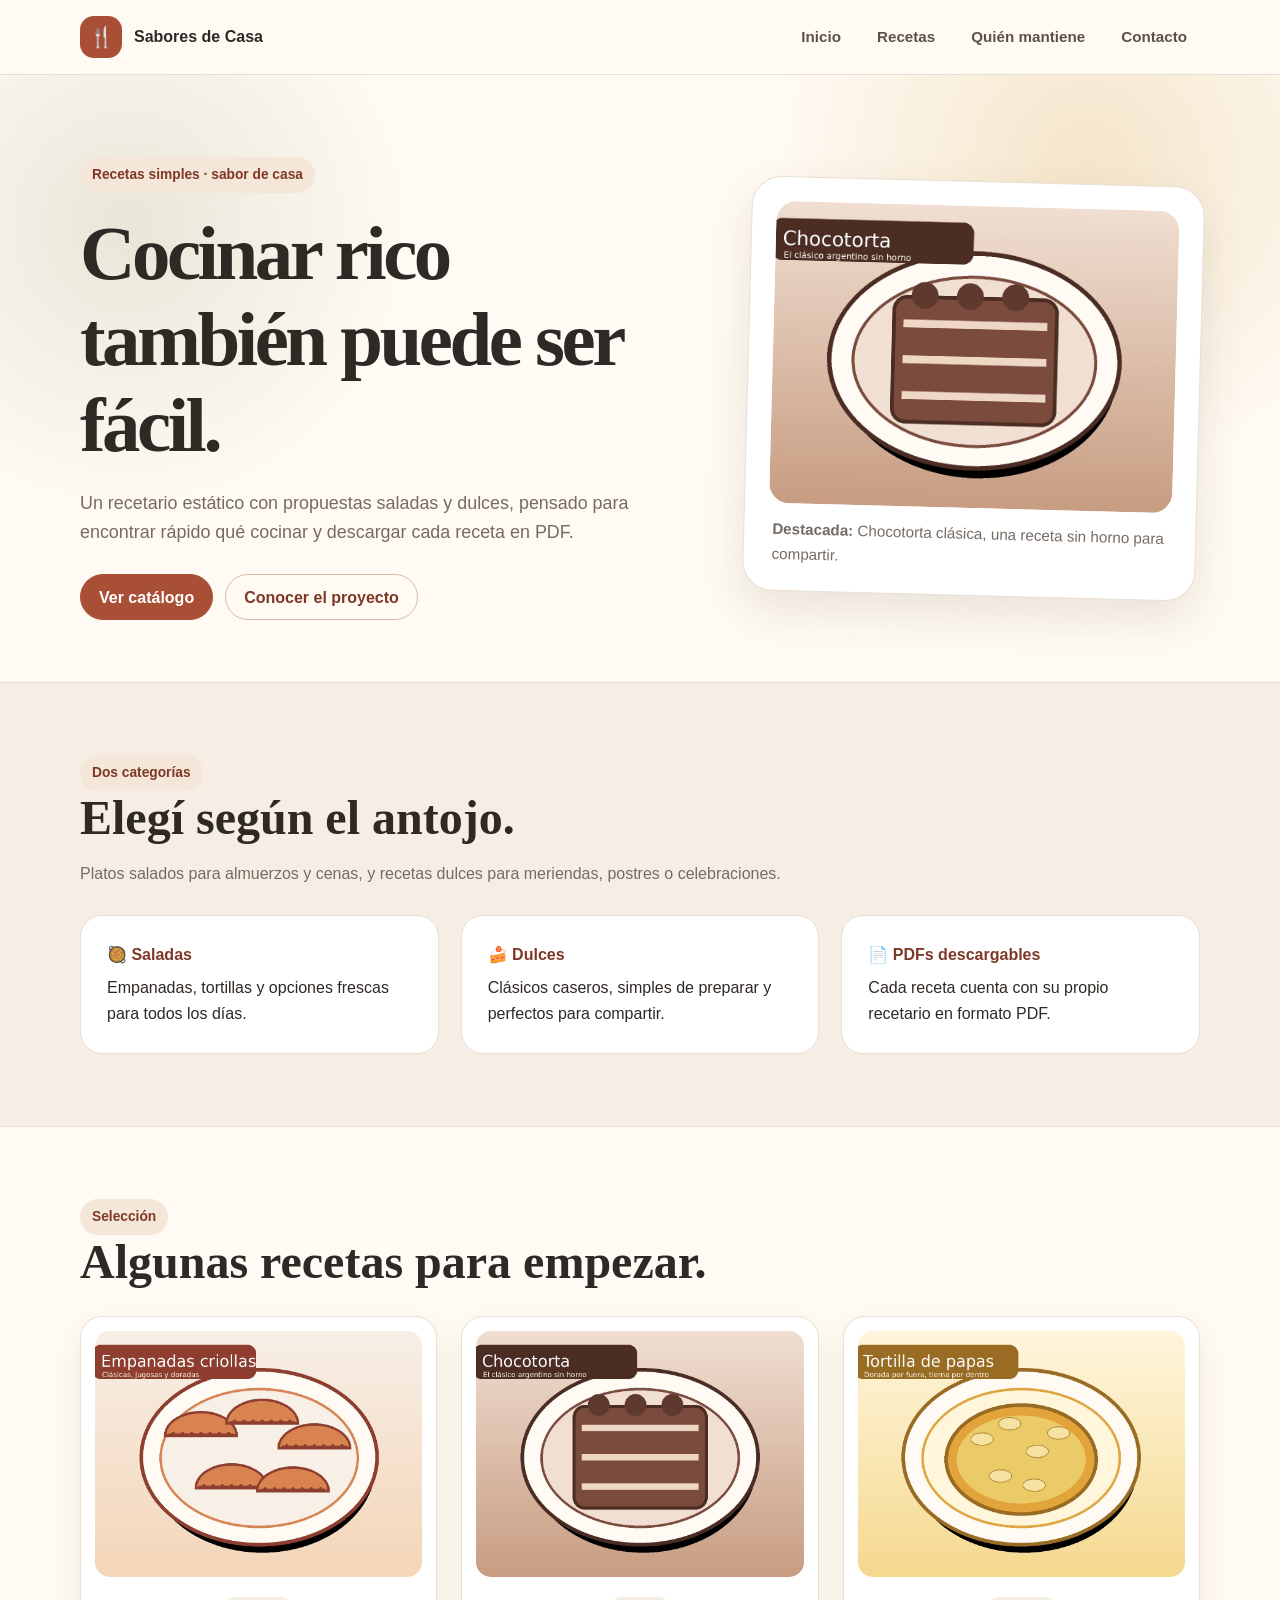
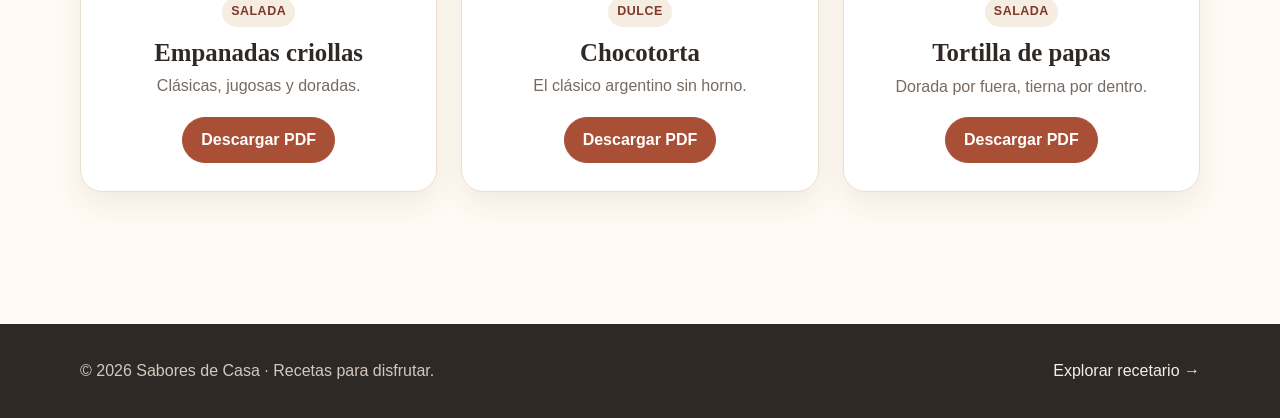
<file: index.html>
<!doctype html>
<html lang="es">
<head>
<meta charset="utf-8">
<meta name="viewport" content="width=device-width, initial-scale=1">
<meta name="description" content="Recetas dulces y saladas para cocinar en casa.">
<title>Inicio | Sabores de Casa</title>
<link rel="stylesheet" href="estilosIA.css">
</head>
<body>
<header class="encabezado"><div class="contenedor nav">
<a class="marca" href="index.html"><span class="marca-icono">🍴</span><span>Sabores de Casa</span></a>
<nav class="nav-enlaces" aria-label="Navegación principal">
<a href="index.html">Inicio</a><a href="catalogo.html">Recetas</a><a href="acerca.html">Quién mantiene</a><a href="contacto.html">Contacto</a>
</nav></div></header>
<main>
<section class="hero"><div class="contenedor hero-grid"><div><span class="etiqueta">Recetas simples · sabor de casa</span><h1>Cocinar rico también puede ser fácil.</h1><p>Un recetario estático con propuestas saladas y dulces, pensado para encontrar rápido qué cocinar y descargar cada receta en PDF.</p><div class="acciones"><a class="boton" href="catalogo.html">Ver catálogo</a><a class="boton secundario" href="acerca.html">Conocer el proyecto</a></div></div><aside class="hero-tarjeta"><img src="imagenes/chocotorta.jpg" alt="Chocotorta"><p><strong>Destacada:</strong> Chocotorta clásica, una receta sin horno para compartir.</p></aside></div></section>
<section class="seccion seccion-suave"><div class="contenedor"><div class="cabecera-seccion"><span class="etiqueta">Dos categorías</span><h2>Elegí según el antojo.</h2><p>Platos salados para almuerzos y cenas, y recetas dulces para meriendas, postres o celebraciones.</p></div><div class="info-grid"><div class="info-card"><strong>🥘 Saladas</strong>Empanadas, tortillas y opciones frescas para todos los días.</div><div class="info-card"><strong>🍰 Dulces</strong>Clásicos caseros, simples de preparar y perfectos para compartir.</div><div class="info-card"><strong>📄 PDFs descargables</strong>Cada receta cuenta con su propio recetario en formato PDF.</div></div></div></section>
<section class="seccion"><div class="contenedor"><div class="cabecera-seccion"><span class="etiqueta">Selección</span><h2>Algunas recetas para empezar.</h2></div><div class="grilla-recetas"><article class="receta"><img src="imagenes/empanadas-criollas.jpg" alt="Empanadas criollas"><div class="receta-contenido"><span class="badge">Salada</span><h3>Empanadas criollas</h3><p>Clásicas, jugosas y doradas.</p><a class="boton" href="recetarios/empanadas-criollas.pdf" download>Descargar PDF</a></div></article><article class="receta"><img src="imagenes/chocotorta.jpg" alt="Chocotorta"><div class="receta-contenido"><span class="badge">Dulce</span><h3>Chocotorta</h3><p>El clásico argentino sin horno.</p><a class="boton" href="recetarios/chocotorta.pdf" download>Descargar PDF</a></div></article><article class="receta"><img src="imagenes/tortilla-de-papas.jpg" alt="Tortilla de papas"><div class="receta-contenido"><span class="badge">Salada</span><h3>Tortilla de papas</h3><p>Dorada por fuera, tierna por dentro.</p><a class="boton" href="recetarios/tortilla-de-papas.pdf" download>Descargar PDF</a></div></article></div></div></section>
</main>
<footer class="pie"><div class="contenedor pie-grid"><p>© 2026 Sabores de Casa · Recetas para disfrutar.</p><a href="catalogo.html">Explorar recetario →</a></div></footer>
</body>
</html>
</file>
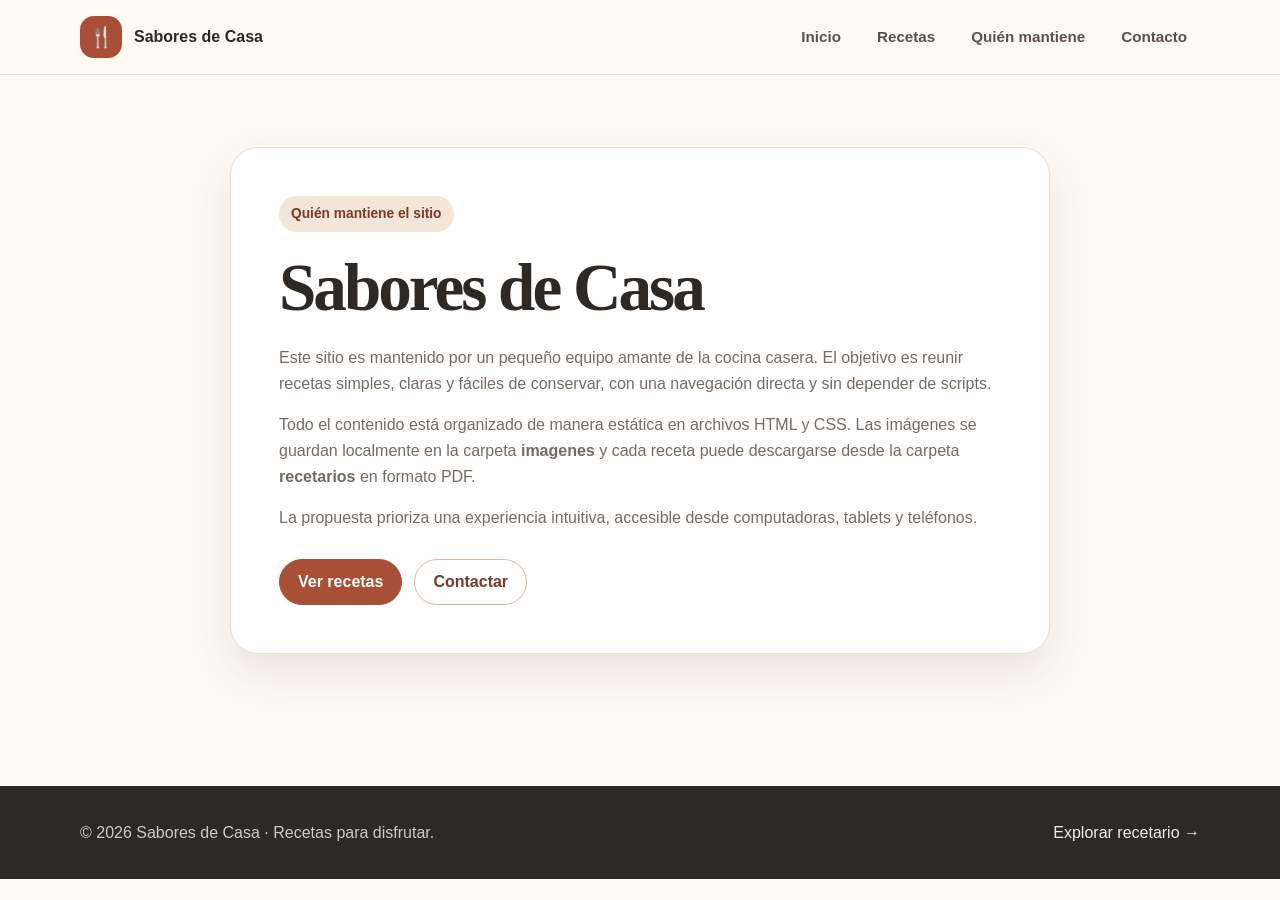
<file: acerca.html>
<!doctype html>
<html lang="es">
<head>
<meta charset="utf-8">
<meta name="viewport" content="width=device-width, initial-scale=1">
<meta name="description" content="Recetas dulces y saladas para cocinar en casa.">
<title>Quién mantiene el sitio | Sabores de Casa</title>
<link rel="stylesheet" href="estilosIA.css">
</head>
<body>
<header class="encabezado"><div class="contenedor nav">
<a class="marca" href="index.html"><span class="marca-icono">🍴</span><span>Sabores de Casa</span></a>
<nav class="nav-enlaces" aria-label="Navegación principal">
<a href="index.html">Inicio</a><a href="catalogo.html">Recetas</a><a href="acerca.html">Quién mantiene</a><a href="contacto.html">Contacto</a>
</nav></div></header>
<main class="seccion"><div class="contenedor"><article class="perfil"><span class="etiqueta">Quién mantiene el sitio</span><h1 style="font-size:clamp(2.5rem,6vw,4.2rem);margin-top:18px">Sabores de Casa</h1><p>Este sitio es mantenido por un pequeño equipo amante de la cocina casera. El objetivo es reunir recetas simples, claras y fáciles de conservar, con una navegación directa y sin depender de scripts.</p><p>Todo el contenido está organizado de manera estática en archivos HTML y CSS. Las imágenes se guardan localmente en la carpeta <strong>imagenes</strong> y cada receta puede descargarse desde la carpeta <strong>recetarios</strong> en formato PDF.</p><p>La propuesta prioriza una experiencia intuitiva, accesible desde computadoras, tablets y teléfonos.</p><div class="acciones"><a class="boton" href="catalogo.html">Ver recetas</a><a class="boton secundario" href="contacto.html">Contactar</a></div></article></div></main>
<footer class="pie"><div class="contenedor pie-grid"><p>© 2026 Sabores de Casa · Recetas para disfrutar.</p><a href="catalogo.html">Explorar recetario →</a></div></footer>
</body>
</html>
</file>
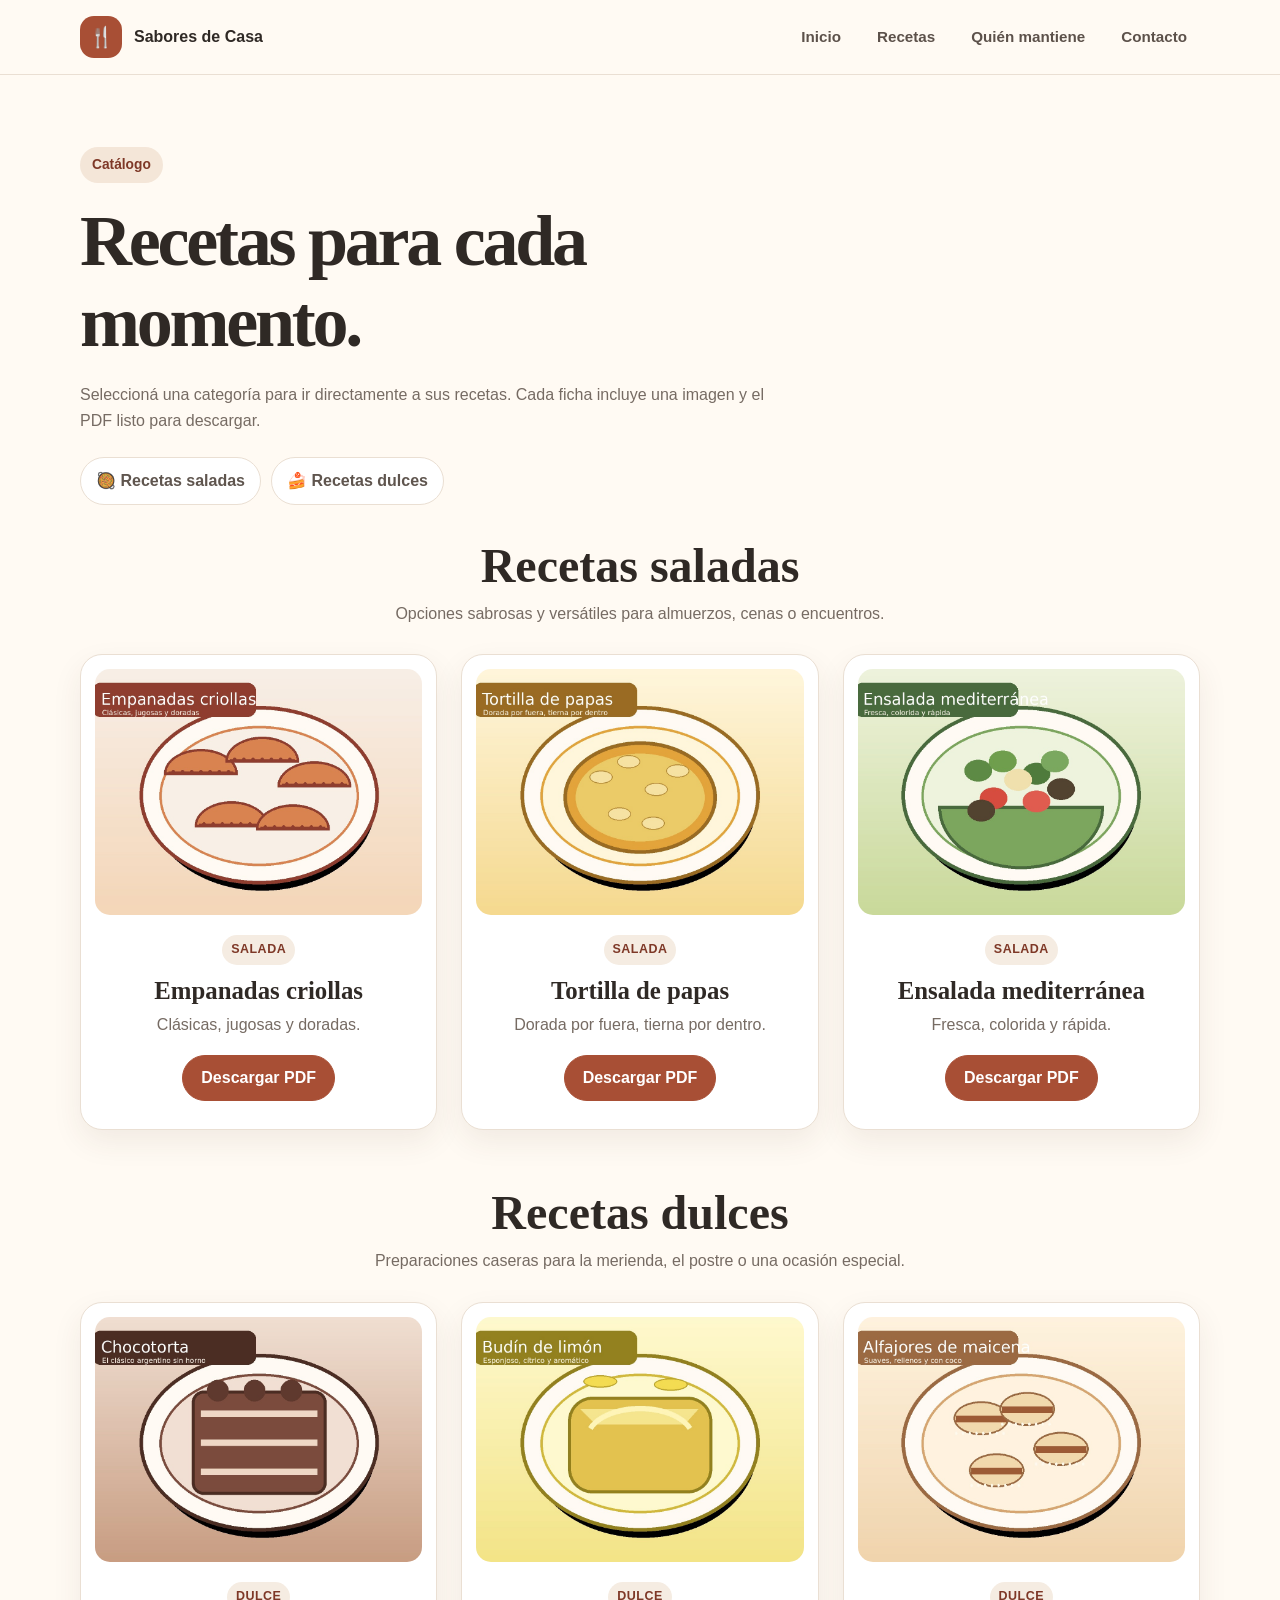
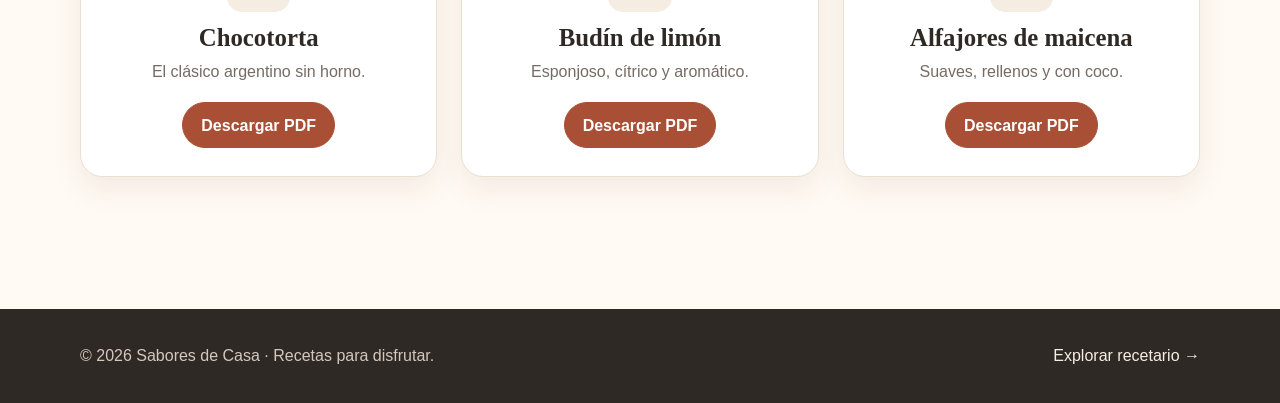
<file: catalogo.html>
<!doctype html>
<html lang="es">
<head>
<meta charset="utf-8">
<meta name="viewport" content="width=device-width, initial-scale=1">
<meta name="description" content="Recetas dulces y saladas para cocinar en casa.">
<title>Catálogo de recetas | Sabores de Casa</title>
<link rel="stylesheet" href="estilosIA.css">
</head>
<body>
<header class="encabezado"><div class="contenedor nav">
<a class="marca" href="index.html"><span class="marca-icono">🍴</span><span>Sabores de Casa</span></a>
<nav class="nav-enlaces" aria-label="Navegación principal">
<a href="index.html">Inicio</a><a href="catalogo.html">Recetas</a><a href="acerca.html">Quién mantiene</a><a href="contacto.html">Contacto</a>
</nav></div></header>
<main class="seccion"><div class="contenedor"><div class="cabecera-seccion"><span class="etiqueta">Catálogo</span><h1 style="font-size:clamp(2.6rem,6vw,4.5rem)">Recetas para cada momento.</h1><p>Seleccioná una categoría para ir directamente a sus recetas. Cada ficha incluye una imagen y el PDF listo para descargar.</p><div class="categorias"><a class="categoria-link" href="#saladas">🥘 Recetas saladas</a><a class="categoria-link" href="#dulces">🍰 Recetas dulces</a></div></div>
<section id="saladas" class="bloque-categoria"><h2>Recetas saladas</h2><p>Opciones sabrosas y versátiles para almuerzos, cenas o encuentros.</p><div class="grilla-recetas"><article class="receta"><img src="imagenes/empanadas-criollas.jpg" alt="Empanadas criollas"><div class="receta-contenido"><span class="badge">Salada</span><h3>Empanadas criollas</h3><p>Clásicas, jugosas y doradas.</p><a class="boton" href="recetarios/empanadas-criollas.pdf" download>Descargar PDF</a></div></article><article class="receta"><img src="imagenes/tortilla-de-papas.jpg" alt="Tortilla de papas"><div class="receta-contenido"><span class="badge">Salada</span><h3>Tortilla de papas</h3><p>Dorada por fuera, tierna por dentro.</p><a class="boton" href="recetarios/tortilla-de-papas.pdf" download>Descargar PDF</a></div></article><article class="receta"><img src="imagenes/ensalada-mediterranea.jpg" alt="Ensalada mediterránea"><div class="receta-contenido"><span class="badge">Salada</span><h3>Ensalada mediterránea</h3><p>Fresca, colorida y rápida.</p><a class="boton" href="recetarios/ensalada-mediterranea.pdf" download>Descargar PDF</a></div></article></div></section>
<section id="dulces" class="bloque-categoria"><h2>Recetas dulces</h2><p>Preparaciones caseras para la merienda, el postre o una ocasión especial.</p><div class="grilla-recetas"><article class="receta"><img src="imagenes/chocotorta.jpg" alt="Chocotorta"><div class="receta-contenido"><span class="badge">Dulce</span><h3>Chocotorta</h3><p>El clásico argentino sin horno.</p><a class="boton" href="recetarios/chocotorta.pdf" download>Descargar PDF</a></div></article><article class="receta"><img src="imagenes/budin-de-limon.jpg" alt="Budín de limón"><div class="receta-contenido"><span class="badge">Dulce</span><h3>Budín de limón</h3><p>Esponjoso, cítrico y aromático.</p><a class="boton" href="recetarios/budin-de-limon.pdf" download>Descargar PDF</a></div></article><article class="receta"><img src="imagenes/alfajores-de-maicena.jpg" alt="Alfajores de maicena"><div class="receta-contenido"><span class="badge">Dulce</span><h3>Alfajores de maicena</h3><p>Suaves, rellenos y con coco.</p><a class="boton" href="recetarios/alfajores-de-maicena.pdf" download>Descargar PDF</a></div></article></div></section>
</div></main>
<footer class="pie"><div class="contenedor pie-grid"><p>© 2026 Sabores de Casa · Recetas para disfrutar.</p><a href="catalogo.html">Explorar recetario →</a></div></footer>
</body>
</html>
</file>
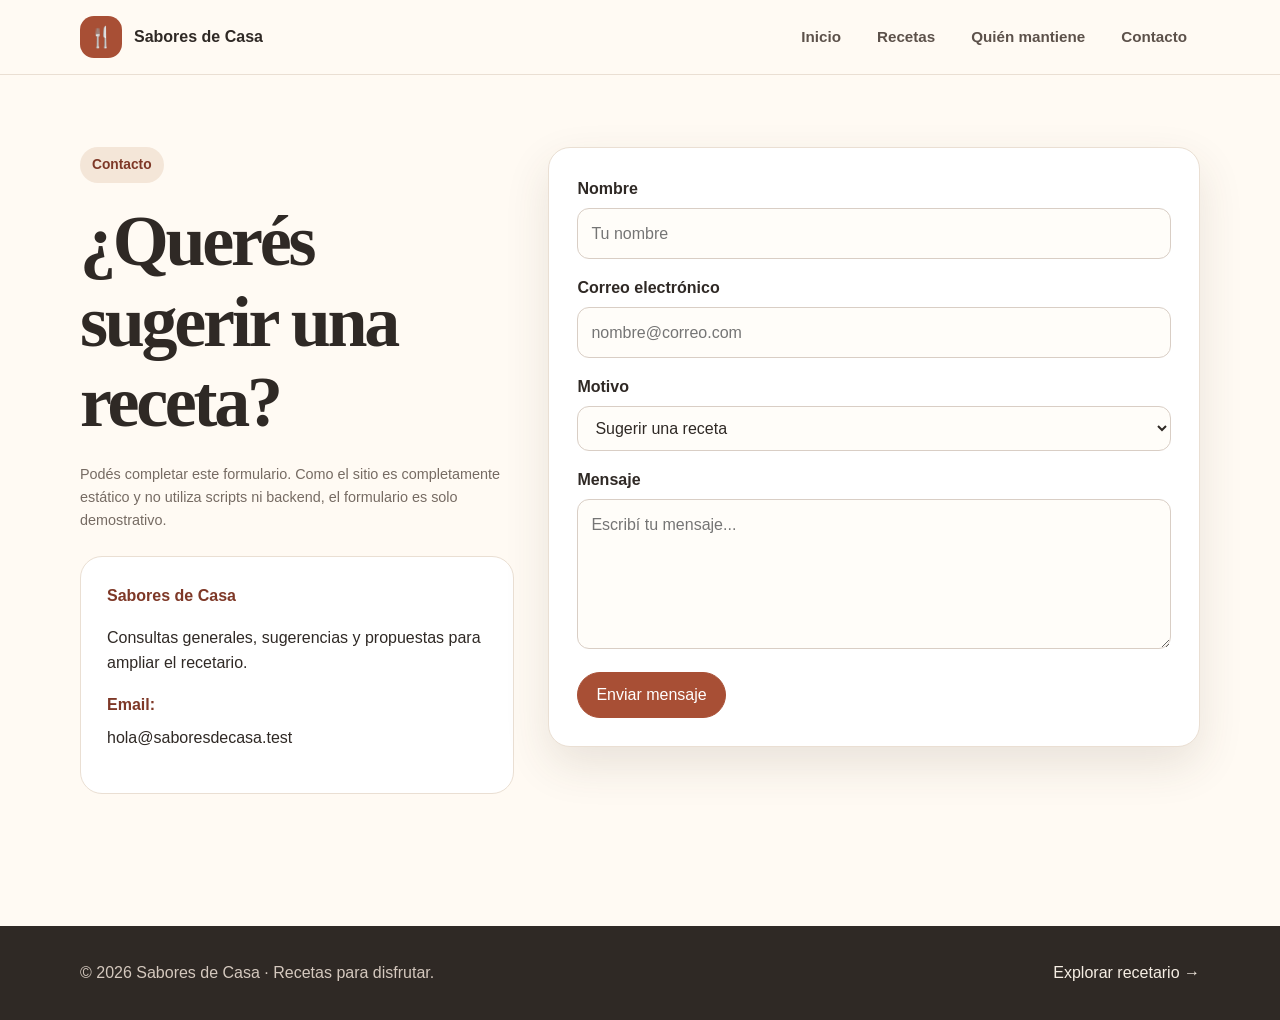
<file: contacto.html>
<!doctype html>
<html lang="es">
<head>
<meta charset="utf-8">
<meta name="viewport" content="width=device-width, initial-scale=1">
<meta name="description" content="Recetas dulces y saladas para cocinar en casa.">
<title>Contacto | Sabores de Casa</title>
<link rel="stylesheet" href="estilosIA.css">
</head>
<body>
<header class="encabezado"><div class="contenedor nav">
<a class="marca" href="index.html"><span class="marca-icono">🍴</span><span>Sabores de Casa</span></a>
<nav class="nav-enlaces" aria-label="Navegación principal">
<a href="index.html">Inicio</a><a href="catalogo.html">Recetas</a><a href="acerca.html">Quién mantiene</a><a href="contacto.html">Contacto</a>
</nav></div></header>
<main class="seccion"><div class="contenedor formulario-wrap"><div><span class="etiqueta">Contacto</span><h1 style="font-size:clamp(2.6rem,6vw,4.5rem);margin-top:18px">¿Querés sugerir una receta?</h1><p class="nota">Podés completar este formulario. Como el sitio es completamente estático y no utiliza scripts ni backend, el formulario es solo demostrativo.</p><div class="info-card" style="margin-top:24px"><strong>Sabores de Casa</strong><p>Consultas generales, sugerencias y propuestas para ampliar el recetario.</p><p><strong>Email:</strong> hola@saboresdecasa.test</p></div></div><form class="formulario" action="#" method="post"><div class="campo"><label for="nombre">Nombre</label><input id="nombre" name="nombre" type="text" required placeholder="Tu nombre"></div><div class="campo"><label for="correo">Correo electrónico</label><input id="correo" name="correo" type="email" required placeholder="nombre@correo.com"></div><div class="campo"><label for="motivo">Motivo</label><select id="motivo" name="motivo"><option>Sugerir una receta</option><option>Consulta general</option><option>Corrección de contenido</option></select></div><div class="campo"><label for="mensaje">Mensaje</label><textarea id="mensaje" name="mensaje" required placeholder="Escribí tu mensaje..."></textarea></div><button class="boton" type="submit">Enviar mensaje</button></form></div></main>
<footer class="pie"><div class="contenedor pie-grid"><p>© 2026 Sabores de Casa · Recetas para disfrutar.</p><a href="catalogo.html">Explorar recetario →</a></div></footer>
</body>
</html>
</file>
<file: estilosIA.css>
:root {
  --crema: #fffaf3;
  --papel: #ffffff;
  --tinta: #2f2925;
  --muted: #766b63;
  --terracota: #a84f35;
  --terracota-oscuro: #7e3827;
  --oliva: #6f7f4f;
  --mostaza: #d19b3b;
  --borde: #eadfd3;
  --sombra: 0 18px 45px rgba(74, 54, 42, 0.12);
  --radio: 22px;
}

* { box-sizing: border-box; }
html { scroll-behavior: smooth; }
body {
  margin: 0;
  font-family: Arial, Helvetica, sans-serif;
  color: var(--tinta);
  background: var(--crema);
  line-height: 1.6;
}
img { max-width: 100%; display: block; }
a { color: inherit; }

.contenedor { width: min(1120px, calc(100% - 36px)); margin: 0 auto; }

.encabezado {
  position: sticky;
  top: 0;
  z-index: 20;
  background: rgba(255, 250, 243, .96);
  border-bottom: 1px solid var(--borde);
}
.nav {
  min-height: 74px;
  display: flex;
  align-items: center;
  justify-content: space-between;
  gap: 24px;
}
.marca { display: flex; align-items: center; gap: 12px; text-decoration: none; font-weight: 700; }
.marca-icono {
  width: 42px; height: 42px; border-radius: 14px;
  display: grid; place-items: center;
  background: var(--terracota); color: #fff; font-size: 1.25rem;
}
.nav-enlaces { display: flex; flex-wrap: wrap; gap: 10px; align-items: center; }
.nav-enlaces a {
  text-decoration: none; padding: 9px 13px; border-radius: 999px;
  color: #5c514a; font-weight: 600; font-size: .95rem;
}
.nav-enlaces a:hover, .nav-enlaces a.activo { background: #f4e6d8; color: var(--terracota-oscuro); }

.hero {
  padding: 82px 0 62px;
  background:
    radial-gradient(circle at 85% 15%, rgba(209,155,59,.22), transparent 26%),
    radial-gradient(circle at 10% 25%, rgba(111,127,79,.16), transparent 23%);
}
.hero-grid { display: grid; grid-template-columns: 1.15fr .85fr; gap: 54px; align-items: center; }
.etiqueta {
  display: inline-flex; align-items: center; gap: 8px; background: #f4e6d8;
  color: var(--terracota-oscuro); padding: 7px 12px; border-radius: 999px; font-weight: 700; font-size: .86rem;
}
h1, h2, h3 { font-family: Georgia, 'Times New Roman', serif; line-height: 1.12; margin-top: 0; }
h1 { font-size: clamp(2.7rem, 6vw, 5.2rem); margin: 18px 0 20px; letter-spacing: -.045em; }
h2 { font-size: clamp(2rem, 4vw, 3rem); margin-bottom: 14px; }
.hero p { font-size: 1.12rem; color: var(--muted); max-width: 62ch; }
.acciones { display: flex; flex-wrap: wrap; gap: 12px; margin-top: 28px; }
.boton {
  display: inline-flex; align-items: center; justify-content: center; gap: 8px;
  min-height: 46px; padding: 0 18px; border-radius: 999px; text-decoration: none;
  background: var(--terracota); color: #fff; font-weight: 700; border: 1px solid var(--terracota);
}
.boton:hover { background: var(--terracota-oscuro); }
.boton.secundario { background: transparent; color: var(--terracota-oscuro); border-color: #d7b9a9; }
.boton.secundario:hover { background: #f4e6d8; }

.hero-tarjeta {
  background: var(--papel); border: 1px solid var(--borde); border-radius: 30px;
  padding: 24px; box-shadow: var(--sombra); transform: rotate(1.5deg);
}
.hero-tarjeta img { aspect-ratio: 4/3; object-fit: cover; border-radius: 20px; }
.hero-tarjeta p { margin: 14px 4px 0; font-size: .95rem; }

.seccion { padding: 72px 0; }
.seccion-suave { background: #f6eee4; border-block: 1px solid var(--borde); }
.cabecera-seccion { max-width: 720px; margin-bottom: 28px; }
.cabecera-seccion p { color: var(--muted); }

.categorias { display: flex; flex-wrap: wrap; gap: 10px; margin: 24px 0 34px; }
.categoria-link {
  text-decoration: none; background: #fff; border: 1px solid var(--borde); padding: 10px 15px;
  border-radius: 999px; font-weight: 700; color: #5f554e;
}
.categoria-link:hover { border-color: #cfa78f; color: var(--terracota-oscuro); }

.grilla-recetas {
  display: grid;
  grid-template-columns: repeat(3, minmax(0, 1fr));
  gap: 24px;
  align-items: stretch;
  justify-content: center;
}
.receta {
  background: var(--papel);
  border: 1px solid var(--borde);
  border-radius: var(--radio);
  padding: 14px;
  box-shadow: 0 12px 30px rgba(74, 54, 42, .08);
  display: flex;
  flex-direction: column;
  text-align: center;
  overflow: hidden;
}
.receta:hover { transform: translateY(-3px); box-shadow: var(--sombra); transition: .2s ease; }
.receta img { width: 100%; aspect-ratio: 4/3; object-fit: cover; border-radius: 15px; }
.receta-contenido { padding: 20px 12px 14px; display: flex; flex: 1; flex-direction: column; align-items: center; }
.receta h3 { font-size: 1.55rem; margin-bottom: 7px; }
.receta p { margin: 0 0 18px; color: var(--muted); }
.receta .boton { margin-top: auto; width: fit-content; }
.badge { display: inline-block; margin-bottom: 12px; padding: 5px 9px; border-radius: 999px; background: #f5ece2; color: var(--terracota-oscuro); font-size: .78rem; font-weight: 800; text-transform: uppercase; letter-spacing: .04em; }

.bloque-categoria { scroll-margin-top: 96px; margin-top: 56px; }
.bloque-categoria:first-of-type { margin-top: 0; }
.bloque-categoria > h2 { text-align: center; }
.bloque-categoria > p { color: var(--muted); text-align: center; margin: -6px auto 28px; max-width: 62ch; }

.info-grid { display: grid; grid-template-columns: repeat(3, 1fr); gap: 22px; }
.info-card { background: #fff; border: 1px solid var(--borde); border-radius: var(--radio); padding: 26px; }
.info-card strong { display: block; margin-bottom: 8px; color: var(--terracota-oscuro); }

.formulario-wrap { display: grid; grid-template-columns: .8fr 1.2fr; gap: 34px; align-items: start; }
.formulario {
  background: #fff; border: 1px solid var(--borde); border-radius: var(--radio); padding: 28px; box-shadow: var(--sombra);
}
.campo { margin-bottom: 16px; }
label { display: block; font-weight: 700; margin-bottom: 6px; }
input, textarea, select {
  width: 100%; font: inherit; color: var(--tinta); background: #fffdf9;
  border: 1px solid #d9cec5; border-radius: 12px; padding: 12px 13px; outline: none;
}
input:focus, textarea:focus, select:focus { border-color: var(--terracota); box-shadow: 0 0 0 3px rgba(168,79,53,.12); }
textarea { min-height: 150px; resize: vertical; }
button.boton { cursor: pointer; font: inherit; }
.nota { font-size: .9rem; color: var(--muted); }

.perfil {
  max-width: 820px; margin: 0 auto; background: #fff; border: 1px solid var(--borde);
  border-radius: 28px; padding: clamp(26px, 5vw, 48px); box-shadow: var(--sombra);
}
.perfil p { color: var(--muted); }

.pie { background: #2f2925; color: #f6eee4; padding: 34px 0; margin-top: 60px; }
.pie-grid { display: flex; align-items: center; justify-content: space-between; gap: 16px; flex-wrap: wrap; }
.pie a { color: #f6eee4; text-decoration: none; }
.pie p { margin: 0; color: #d4c8be; }

@media (max-width: 900px) {
  .hero-grid, .formulario-wrap { grid-template-columns: 1fr; }
  .hero-tarjeta { max-width: 620px; transform: none; }
  .grilla-recetas { grid-template-columns: repeat(2, minmax(0, 1fr)); }
  .info-grid { grid-template-columns: 1fr; }
}

@media (max-width: 680px) {
  .nav { align-items: flex-start; flex-direction: column; padding: 14px 0; }
  .nav-enlaces { width: 100%; gap: 6px; }
  .nav-enlaces a { padding: 7px 10px; font-size: .9rem; }
  .hero { padding: 54px 0 42px; }
  .seccion { padding: 52px 0; }
  .grilla-recetas { grid-template-columns: 1fr; max-width: 520px; margin-inline: auto; }
  .acciones .boton { width: 100%; }
  h1 { font-size: clamp(2.5rem, 14vw, 4rem); }
}
</file>
